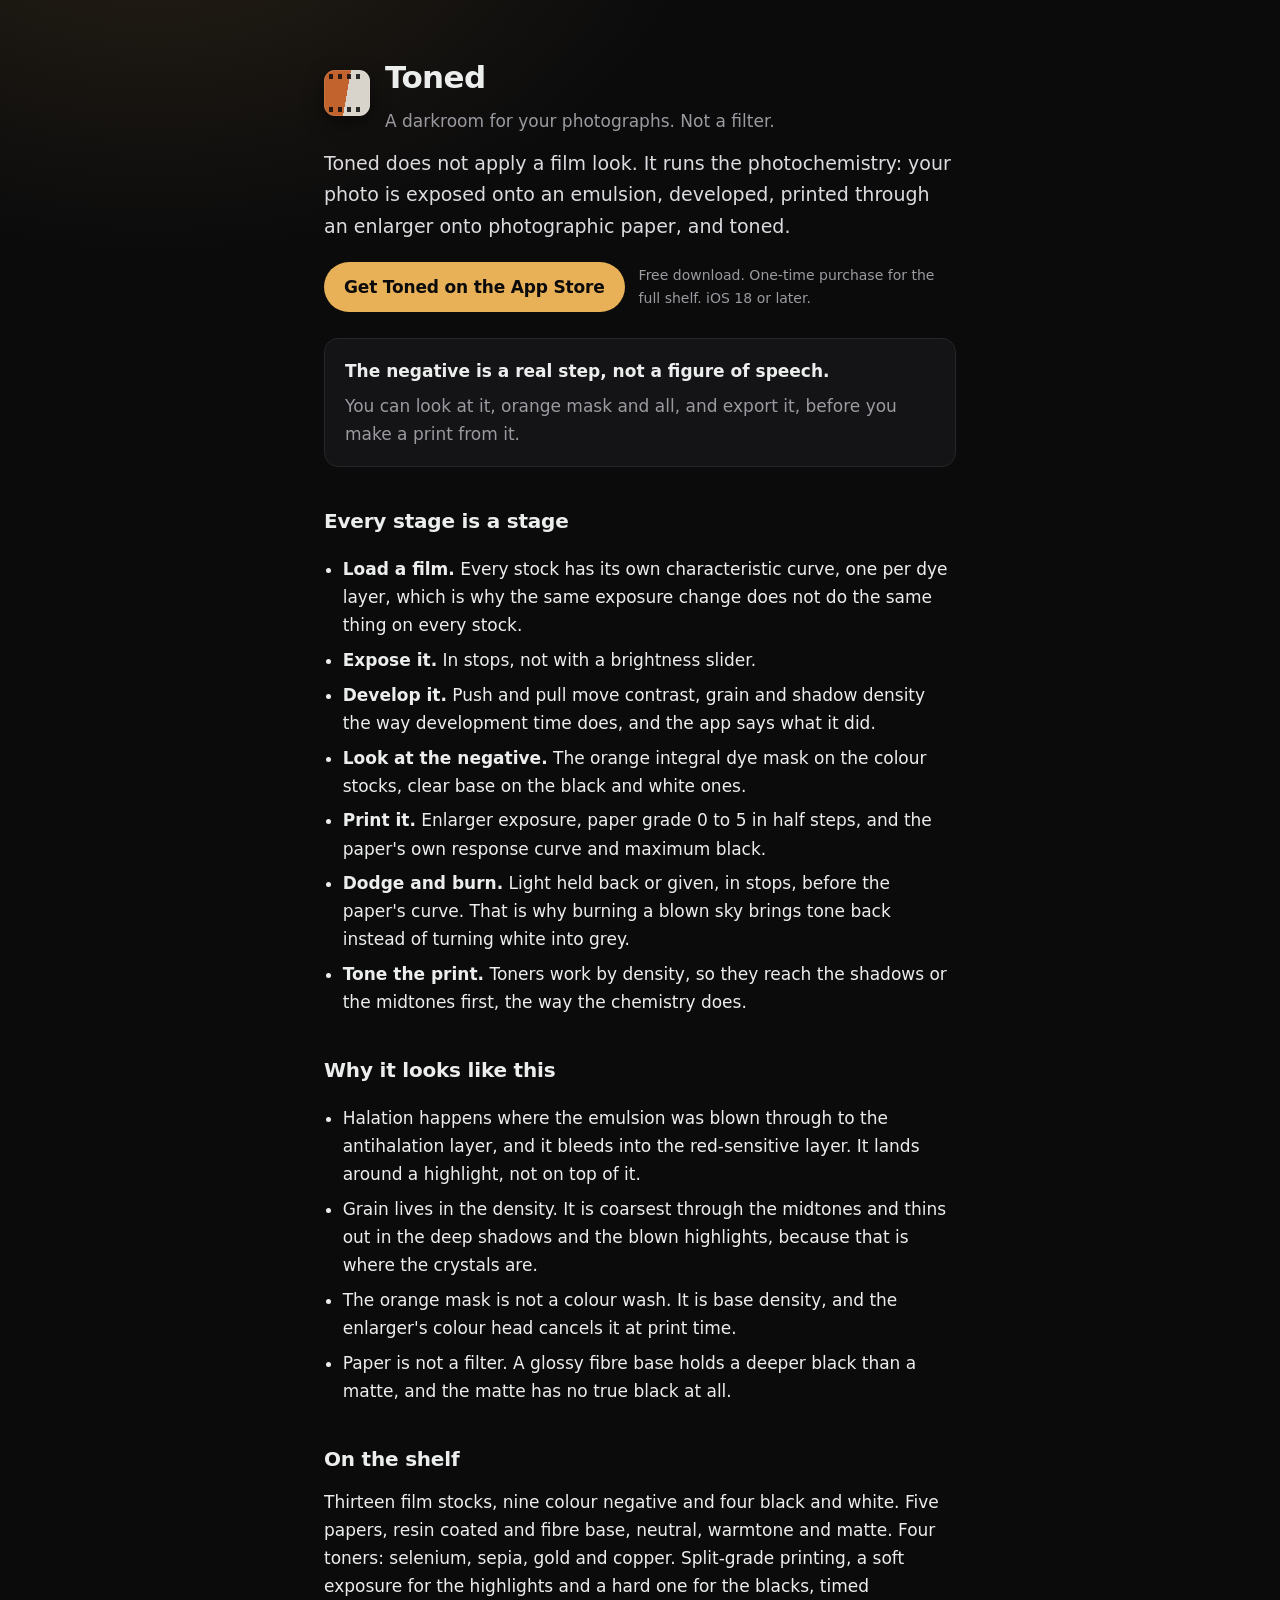
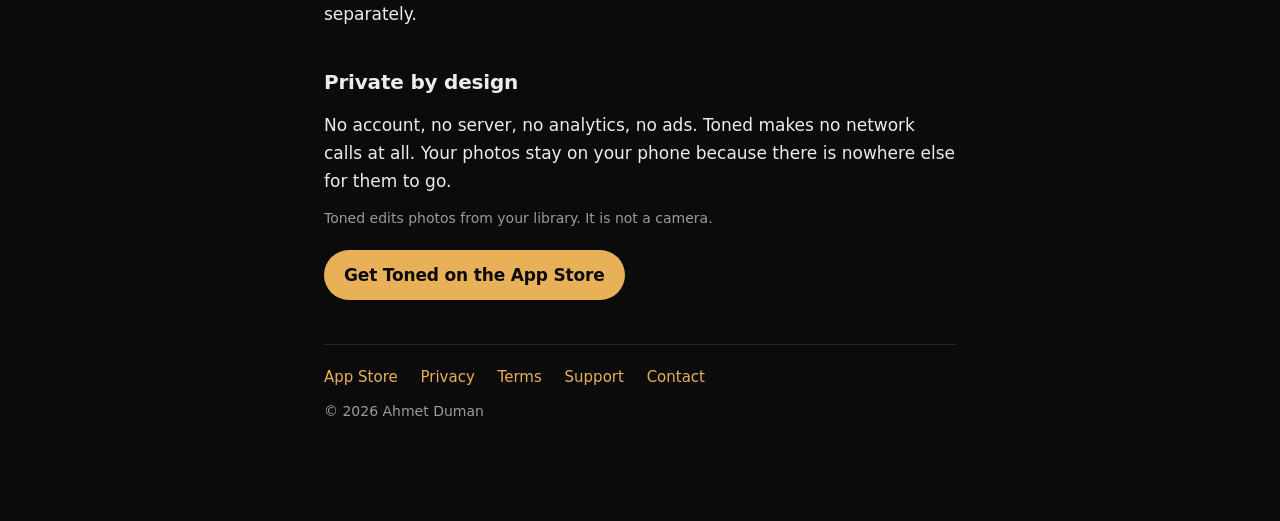
<file: index.html>
<!doctype html>
<html lang="en">
<head>
<meta charset="utf-8">
<meta name="viewport" content="width=device-width, initial-scale=1">
<title>Toned - a darkroom for your photographs</title>
<meta name="description" content="Toned runs the photochemistry. Your photo is exposed onto film, developed, printed through an enlarger onto paper, and toned. The negative is a real step you can look at. Runs entirely on your iPhone.">
<link rel="stylesheet" href="style.css">
</head>
<body>
<div class="wrap">
  <header>
    <div class="mark" aria-hidden="true"></div>
    <div>
      <h1>Toned</h1>
      <p class="tag">A darkroom for your photographs. Not a filter.</p>
    </div>
  </header>

  <p class="lede">Toned does not apply a film look. It runs the photochemistry: your photo is exposed
  onto an emulsion, developed, printed through an enlarger onto photographic paper, and toned.</p>

  <p class="cta">
    <a class="store-btn" href="https://apps.apple.com/app/id6799706160">Get Toned on the App Store</a>
    <span class="muted">Free download. One-time purchase for the full shelf. iOS 18 or later.</span>
  </p>

  <div class="card">
    <strong>The negative is a real step, not a figure of speech.</strong>
    <p>You can look at it, orange mask and all, and export it, before you make a print from it.</p>
  </div>

  <h2>Every stage is a stage</h2>
  <ul>
    <li><strong>Load a film.</strong> Every stock has its own characteristic curve, one per dye layer,
        which is why the same exposure change does not do the same thing on every stock.</li>
    <li><strong>Expose it.</strong> In stops, not with a brightness slider.</li>
    <li><strong>Develop it.</strong> Push and pull move contrast, grain and shadow density the way
        development time does, and the app says what it did.</li>
    <li><strong>Look at the negative.</strong> The orange integral dye mask on the colour stocks,
        clear base on the black and white ones.</li>
    <li><strong>Print it.</strong> Enlarger exposure, paper grade 0 to 5 in half steps, and the
        paper's own response curve and maximum black.</li>
    <li><strong>Dodge and burn.</strong> Light held back or given, in stops, before the paper's curve.
        That is why burning a blown sky brings tone back instead of turning white into grey.</li>
    <li><strong>Tone the print.</strong> Toners work by density, so they reach the shadows or the
        midtones first, the way the chemistry does.</li>
  </ul>

  <h2>Why it looks like this</h2>
  <ul>
    <li>Halation happens where the emulsion was blown through to the antihalation layer, and it bleeds
        into the red-sensitive layer. It lands around a highlight, not on top of it.</li>
    <li>Grain lives in the density. It is coarsest through the midtones and thins out in the deep
        shadows and the blown highlights, because that is where the crystals are.</li>
    <li>The orange mask is not a colour wash. It is base density, and the enlarger's colour head
        cancels it at print time.</li>
    <li>Paper is not a filter. A glossy fibre base holds a deeper black than a matte, and the matte
        has no true black at all.</li>
  </ul>

  <h2>On the shelf</h2>
  <p>Thirteen film stocks, nine colour negative and four black and white. Five papers, resin coated and
  fibre base, neutral, warmtone and matte. Four toners: selenium, sepia, gold and copper. Split-grade
  printing, a soft exposure for the highlights and a hard one for the blacks, timed separately.</p>

  <h2>Private by design</h2>
  <p>No account, no server, no analytics, no ads. Toned makes no network calls at all. Your photos stay
  on your phone because there is nowhere else for them to go.</p>

  <p class="muted">Toned edits photos from your library. It is not a camera.</p>

  <p class="cta">
    <a class="store-btn" href="https://apps.apple.com/app/id6799706160">Get Toned on the App Store</a>
  </p>

  <nav>
    <a href="https://apps.apple.com/app/id6799706160">App Store</a>
    <a href="privacy.html">Privacy</a>
    <a href="terms.html">Terms</a>
    <a href="support.html">Support</a>
    <a href="mailto:membrain.app@gmail.com">Contact</a>
  </nav>
  <p class="muted">&copy; 2026 Ahmet Duman</p>
</div>
</body>
</html>
</file>
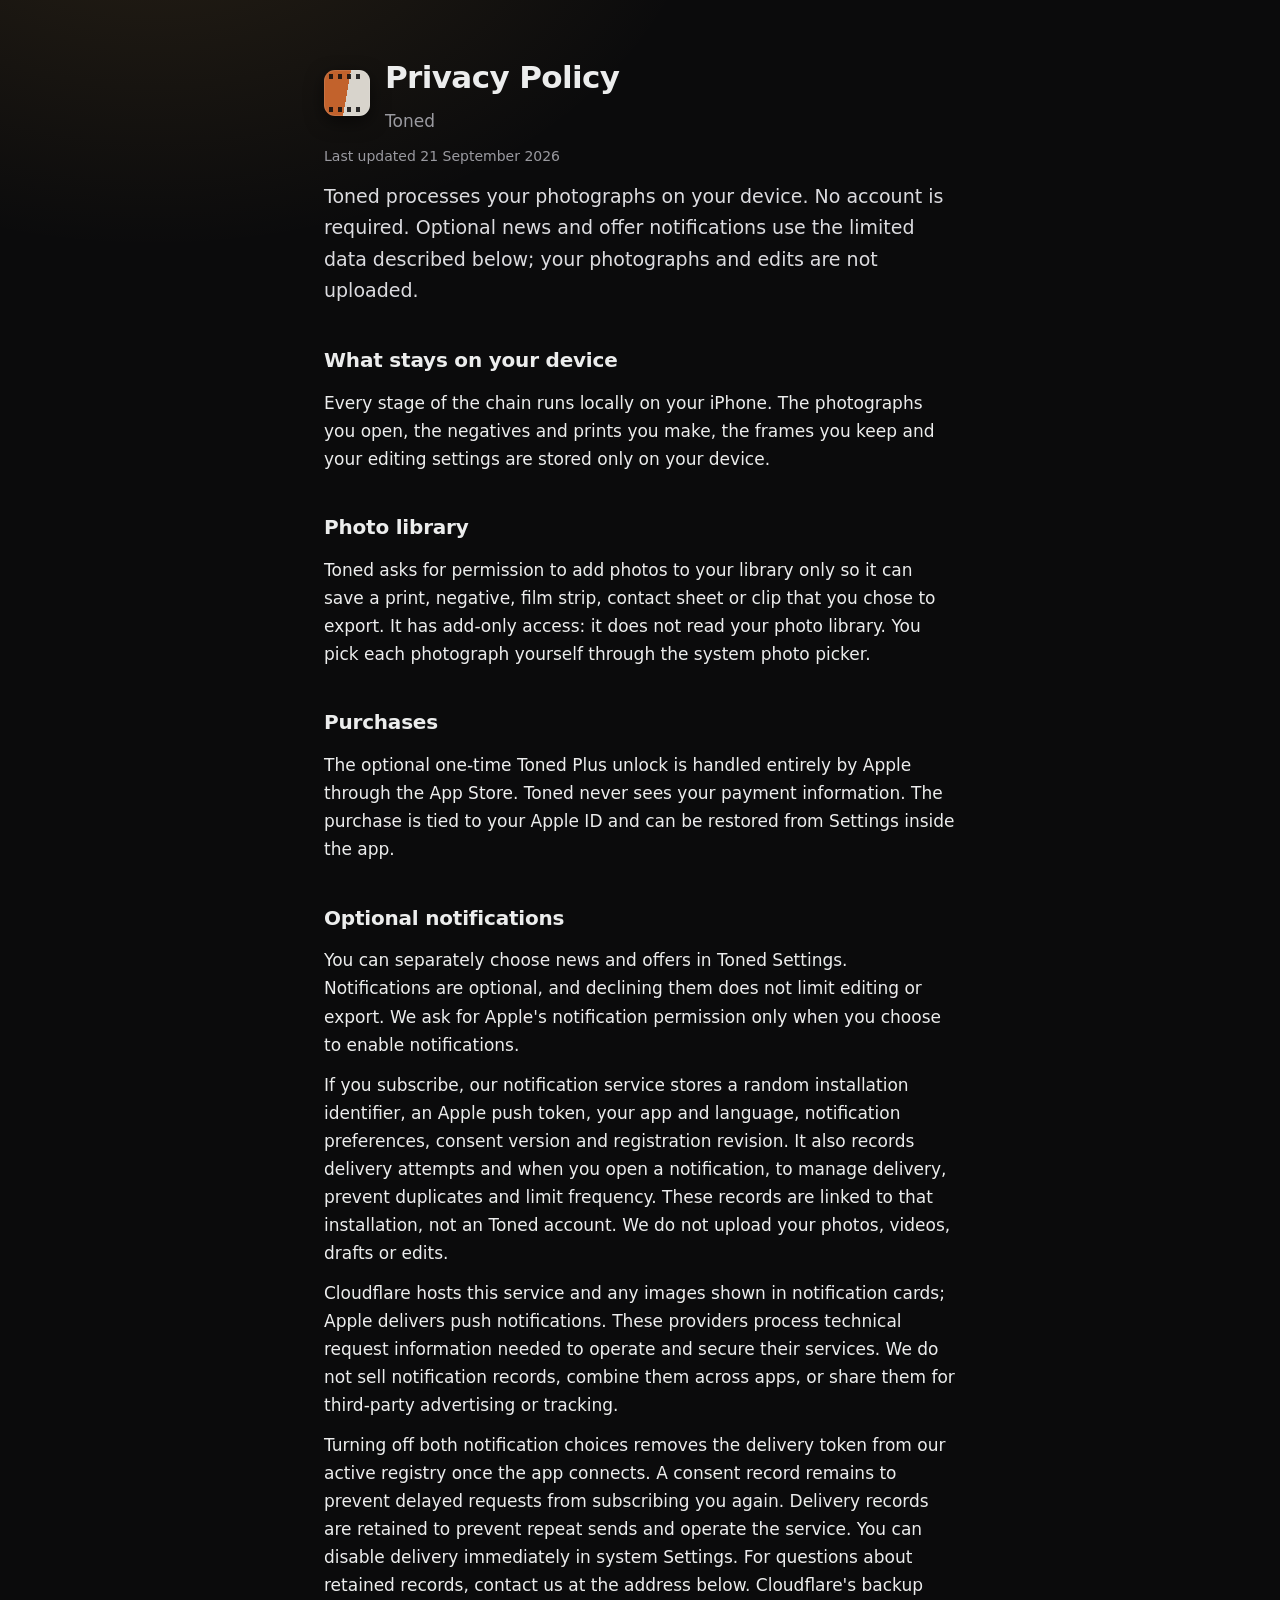
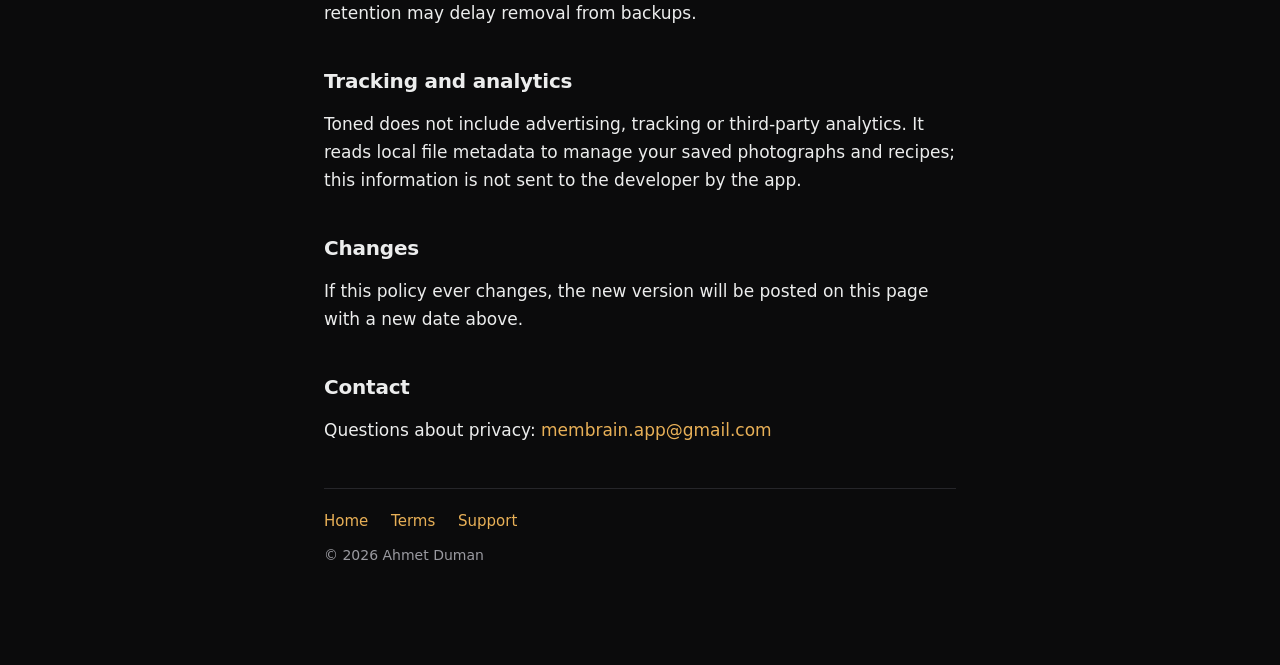
<file: privacy.html>
<!doctype html>
<html lang="en">
<head>
<meta charset="utf-8">
<meta name="viewport" content="width=device-width, initial-scale=1">
<title>Toned - Privacy Policy</title>
<meta name="description" content="How Toned handles your photos, purchases and optional notifications.">
<link rel="stylesheet" href="style.css">
</head>
<body>
<div class="wrap">
  <header>
    <div class="mark" aria-hidden="true"></div>
    <div><h1>Privacy Policy</h1><p class="tag">Toned</p></div>
  </header>

  <p class="muted">Last updated 21 September 2026</p>

  <p class="lede">Toned processes your photographs on your device. No account is required. Optional news and offer notifications use the limited data described below; your photographs and edits are not uploaded.</p>

  <h2>What stays on your device</h2>
  <p>Every stage of the chain runs locally on your iPhone. The photographs you open, the negatives and
  prints you make, the frames you keep and your editing settings are stored only on your device.</p>

  <h2>Photo library</h2>
  <p>Toned asks for permission to add photos to your library only so it can save a print, negative,
  film strip, contact sheet or clip that you chose to export. It has add-only access: it does not read
  your photo library. You pick each photograph yourself through the system photo picker.</p>

  <h2>Purchases</h2>
  <p>The optional one-time Toned Plus unlock is handled entirely by Apple through the App Store. Toned
  never sees your payment information. The purchase is tied to your Apple ID and can be restored from
  Settings inside the app.</p>

<section><h2>Optional notifications</h2><p>You can separately choose news and offers in Toned Settings. Notifications are optional, and declining them does not limit editing or export. We ask for Apple's notification permission only when you choose to enable notifications.</p><p>If you subscribe, our notification service stores a random installation identifier, an Apple push token, your app and language, notification preferences, consent version and registration revision. It also records delivery attempts and when you open a notification, to manage delivery, prevent duplicates and limit frequency. These records are linked to that installation, not an Toned account. We do not upload your photos, videos, drafts or edits.</p><p>Cloudflare hosts this service and any images shown in notification cards; Apple delivers push notifications. These providers process technical request information needed to operate and secure their services. We do not sell notification records, combine them across apps, or share them for third-party advertising or tracking.</p><p>Turning off both notification choices removes the delivery token from our active registry once the app connects. A consent record remains to prevent delayed requests from subscribing you again. Delivery records are retained to prevent repeat sends and operate the service. You can disable delivery immediately in system Settings. For questions about retained records, contact us at the address below. Cloudflare's backup retention may delay removal from backups.</p></section>
<section><h2>Tracking and analytics</h2><p>Toned does not include advertising, tracking or third-party analytics. It reads local file metadata to manage your saved photographs and recipes; this information is not sent to the developer by the app.</p></section>


  <h2>Changes</h2>
  <p>If this policy ever changes, the new version will be posted on this page with a new date above.</p>

  <h2>Contact</h2>
  <p>Questions about privacy: <a href="mailto:membrain.app@gmail.com">membrain.app@gmail.com</a></p>

  <nav>
    <a href="index.html">Home</a>
    <a href="terms.html">Terms</a>
    <a href="support.html">Support</a>
  </nav>
  <p class="muted">&copy; 2026 Ahmet Duman</p>
</div>
</body>
</html>
</file>
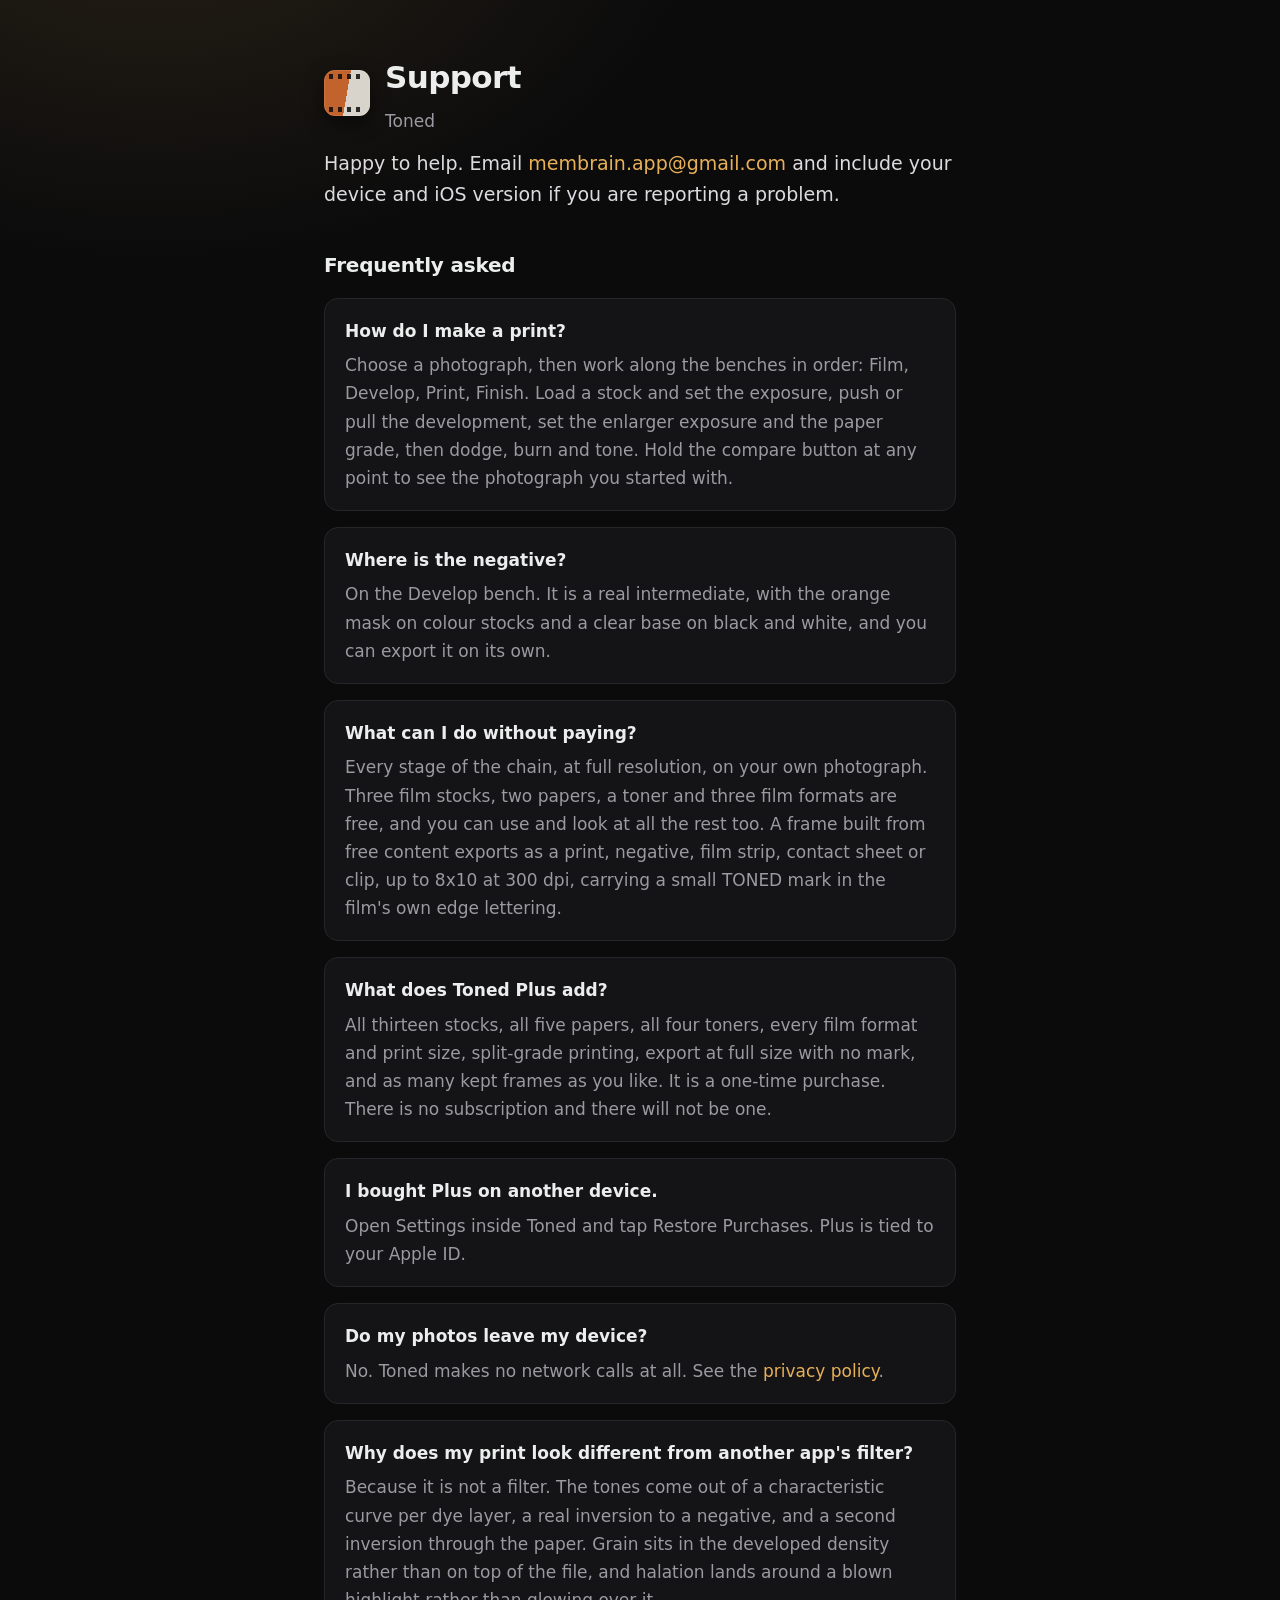
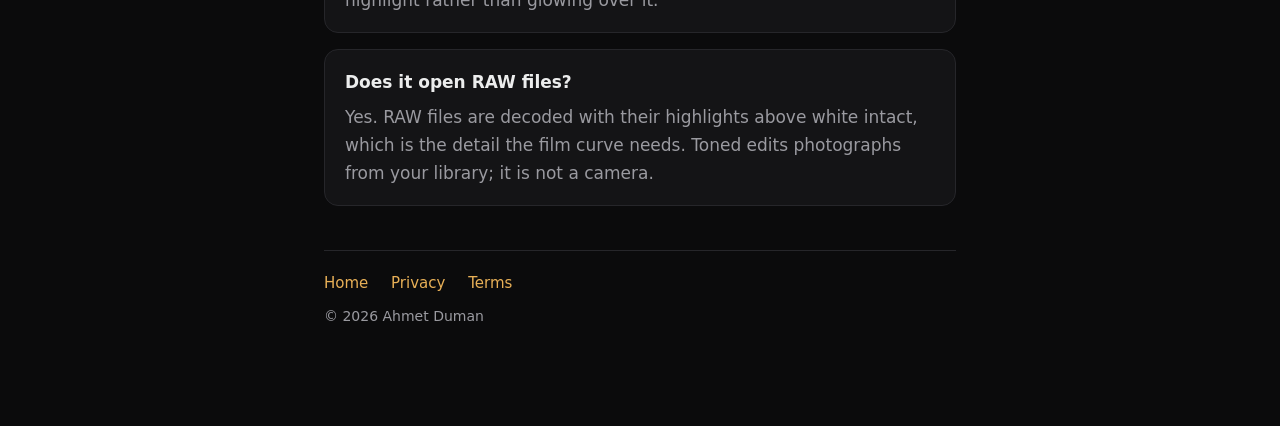
<file: support.html>
<!doctype html>
<html lang="en">
<head>
<meta charset="utf-8">
<meta name="viewport" content="width=device-width, initial-scale=1">
<title>Toned - Support</title>
<meta name="description" content="Help and contact for Toned, the on-device darkroom for iPhone.">
<link rel="stylesheet" href="style.css">
</head>
<body>
<div class="wrap">
  <header>
    <div class="mark" aria-hidden="true"></div>
    <div><h1>Support</h1><p class="tag">Toned</p></div>
  </header>

  <p class="lede">Happy to help. Email
  <a href="mailto:membrain.app@gmail.com">membrain.app@gmail.com</a> and include your device and iOS
  version if you are reporting a problem.</p>

  <h2>Frequently asked</h2>

  <div class="card">
    <strong>How do I make a print?</strong>
    <p>Choose a photograph, then work along the benches in order: Film, Develop, Print, Finish. Load a
    stock and set the exposure, push or pull the development, set the enlarger exposure and the paper
    grade, then dodge, burn and tone. Hold the compare button at any point to see the photograph you
    started with.</p>
  </div>

  <div class="card">
    <strong>Where is the negative?</strong>
    <p>On the Develop bench. It is a real intermediate, with the orange mask on colour stocks and a
    clear base on black and white, and you can export it on its own.</p>
  </div>

  <div class="card">
    <strong>What can I do without paying?</strong>
    <p>Every stage of the chain, at full resolution, on your own photograph. Three film stocks, two
    papers, a toner and three film formats are free, and you can use and look at all the rest too.
    A frame built from free content exports as a print, negative, film strip, contact sheet or clip,
    up to 8x10 at 300 dpi, carrying a small TONED mark in the film's own edge lettering.</p>
  </div>

  <div class="card">
    <strong>What does Toned Plus add?</strong>
    <p>All thirteen stocks, all five papers, all four toners, every film format and print size,
    split-grade printing, export at full size with no mark, and as many kept frames as you like. It is
    a one-time purchase. There is no subscription and there will not be one.</p>
  </div>

  <div class="card">
    <strong>I bought Plus on another device.</strong>
    <p>Open Settings inside Toned and tap Restore Purchases. Plus is tied to your Apple ID.</p>
  </div>

  <div class="card">
    <strong>Do my photos leave my device?</strong>
    <p>No. Toned makes no network calls at all. See the <a href="privacy.html">privacy policy</a>.</p>
  </div>

  <div class="card">
    <strong>Why does my print look different from another app's filter?</strong>
    <p>Because it is not a filter. The tones come out of a characteristic curve per dye layer, a real
    inversion to a negative, and a second inversion through the paper. Grain sits in the developed
    density rather than on top of the file, and halation lands around a blown highlight rather than
    glowing over it.</p>
  </div>

  <div class="card">
    <strong>Does it open RAW files?</strong>
    <p>Yes. RAW files are decoded with their highlights above white intact, which is the detail the
    film curve needs. Toned edits photographs from your library; it is not a camera.</p>
  </div>

  <nav>
    <a href="index.html">Home</a>
    <a href="privacy.html">Privacy</a>
    <a href="terms.html">Terms</a>
  </nav>
  <p class="muted">&copy; 2026 Ahmet Duman</p>
</div>
</body>
</html>
</file>
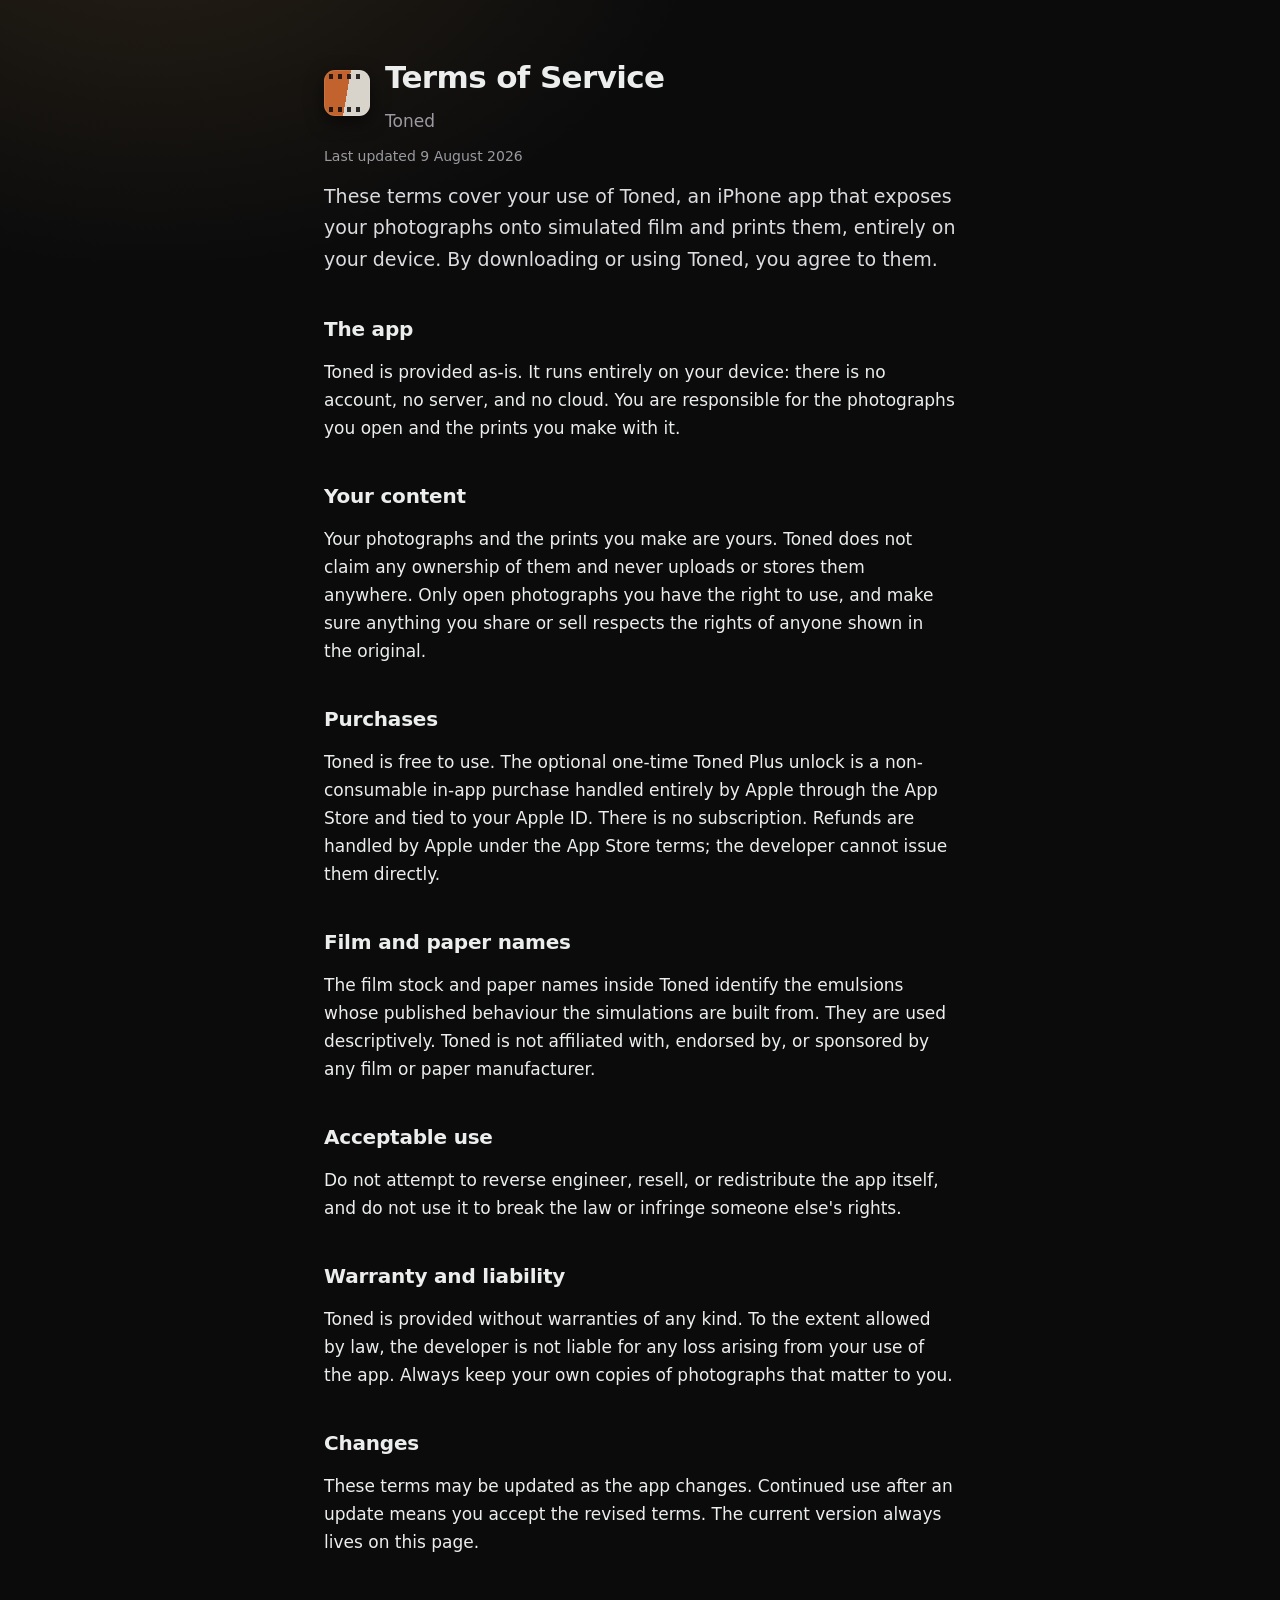
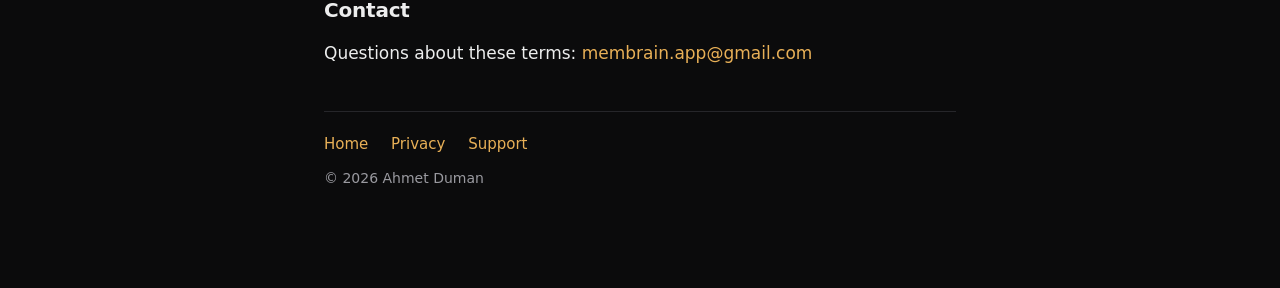
<file: terms.html>
<!doctype html>
<html lang="en">
<head>
<meta charset="utf-8">
<meta name="viewport" content="width=device-width, initial-scale=1">
<title>Toned - Terms of Service</title>
<meta name="description" content="Terms of Service for Toned, the on-device darkroom app for iPhone.">
<link rel="stylesheet" href="style.css">
</head>
<body>
<div class="wrap">
  <header>
    <div class="mark" aria-hidden="true"></div>
    <div><h1>Terms of Service</h1><p class="tag">Toned</p></div>
  </header>

  <p class="muted">Last updated 9 August 2026</p>

  <p class="lede">These terms cover your use of Toned, an iPhone app that exposes your photographs onto
  simulated film and prints them, entirely on your device. By downloading or using Toned, you agree to
  them.</p>

  <h2>The app</h2>
  <p>Toned is provided as-is. It runs entirely on your device: there is no account, no server, and no
  cloud. You are responsible for the photographs you open and the prints you make with it.</p>

  <h2>Your content</h2>
  <p>Your photographs and the prints you make are yours. Toned does not claim any ownership of them and
  never uploads or stores them anywhere. Only open photographs you have the right to use, and make sure
  anything you share or sell respects the rights of anyone shown in the original.</p>

  <h2>Purchases</h2>
  <p>Toned is free to use. The optional one-time Toned Plus unlock is a non-consumable in-app purchase
  handled entirely by Apple through the App Store and tied to your Apple ID. There is no subscription.
  Refunds are handled by Apple under the App Store terms; the developer cannot issue them directly.</p>

  <h2>Film and paper names</h2>
  <p>The film stock and paper names inside Toned identify the emulsions whose published behaviour the
  simulations are built from. They are used descriptively. Toned is not affiliated with, endorsed by,
  or sponsored by any film or paper manufacturer.</p>

  <h2>Acceptable use</h2>
  <p>Do not attempt to reverse engineer, resell, or redistribute the app itself, and do not use it to
  break the law or infringe someone else's rights.</p>

  <h2>Warranty and liability</h2>
  <p>Toned is provided without warranties of any kind. To the extent allowed by law, the developer is
  not liable for any loss arising from your use of the app. Always keep your own copies of photographs
  that matter to you.</p>

  <h2>Changes</h2>
  <p>These terms may be updated as the app changes. Continued use after an update means you accept the
  revised terms. The current version always lives on this page.</p>

  <h2>Contact</h2>
  <p>Questions about these terms: <a href="mailto:membrain.app@gmail.com">membrain.app@gmail.com</a></p>

  <nav>
    <a href="index.html">Home</a>
    <a href="privacy.html">Privacy</a>
    <a href="support.html">Support</a>
  </nav>
  <p class="muted">&copy; 2026 Ahmet Duman</p>
</div>
</body>
</html>
</file>
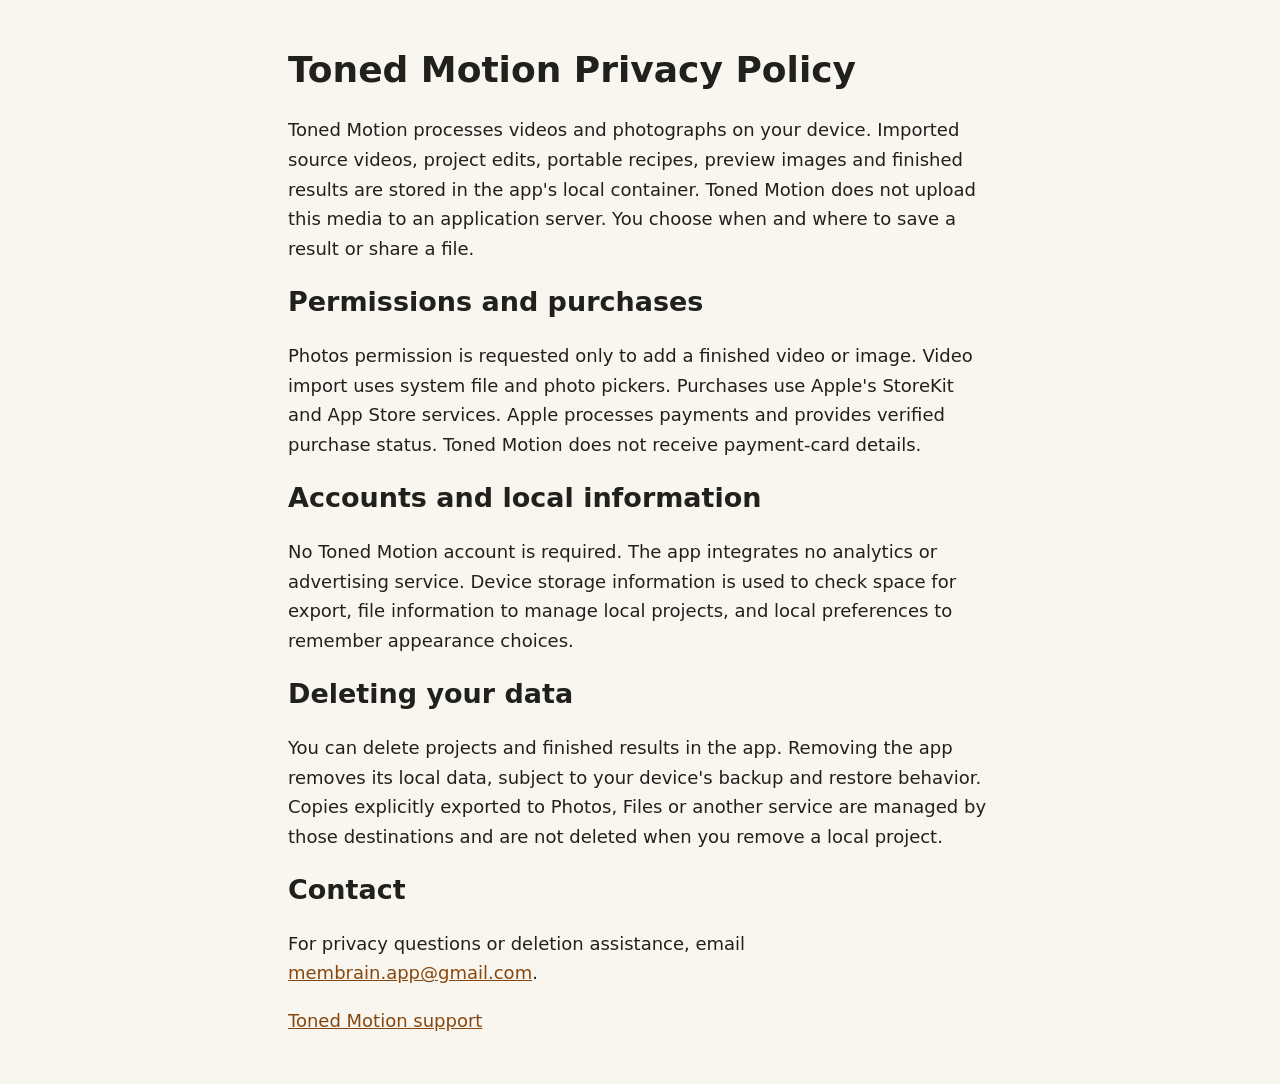
<file: motion/privacy.html>
<!doctype html>
<html lang="en"><meta charset="utf-8"><meta name="viewport" content="width=device-width,initial-scale=1">
<title>Toned Motion Privacy Policy</title>
<style>body{max-width:44rem;margin:3rem auto;padding:0 1.2rem;font:18px/1.65 system-ui;color:#20201d;background:#f9f6ef}h1,h2{line-height:1.2}a{color:#85470f}</style>
<main><h1>Toned Motion Privacy Policy</h1>
<p>Toned Motion processes videos and photographs on your device. Imported source videos, project edits, portable recipes, preview images and finished results are stored in the app's local container. Toned Motion does not upload this media to an application server. You choose when and where to save a result or share a file.</p>
<h2>Permissions and purchases</h2><p>Photos permission is requested only to add a finished video or image. Video import uses system file and photo pickers. Purchases use Apple's StoreKit and App Store services. Apple processes payments and provides verified purchase status. Toned Motion does not receive payment-card details.</p>
<h2>Accounts and local information</h2><p>No Toned Motion account is required. The app integrates no analytics or advertising service. Device storage information is used to check space for export, file information to manage local projects, and local preferences to remember appearance choices.</p>
<h2>Deleting your data</h2><p>You can delete projects and finished results in the app. Removing the app removes its local data, subject to your device's backup and restore behavior. Copies explicitly exported to Photos, Files or another service are managed by those destinations and are not deleted when you remove a local project.</p>
<h2>Contact</h2><p>For privacy questions or deletion assistance, email <a href="mailto:membrain.app@gmail.com">membrain.app@gmail.com</a>.</p>
<p><a href="support.html">Toned Motion support</a></p></main></html>
</file>
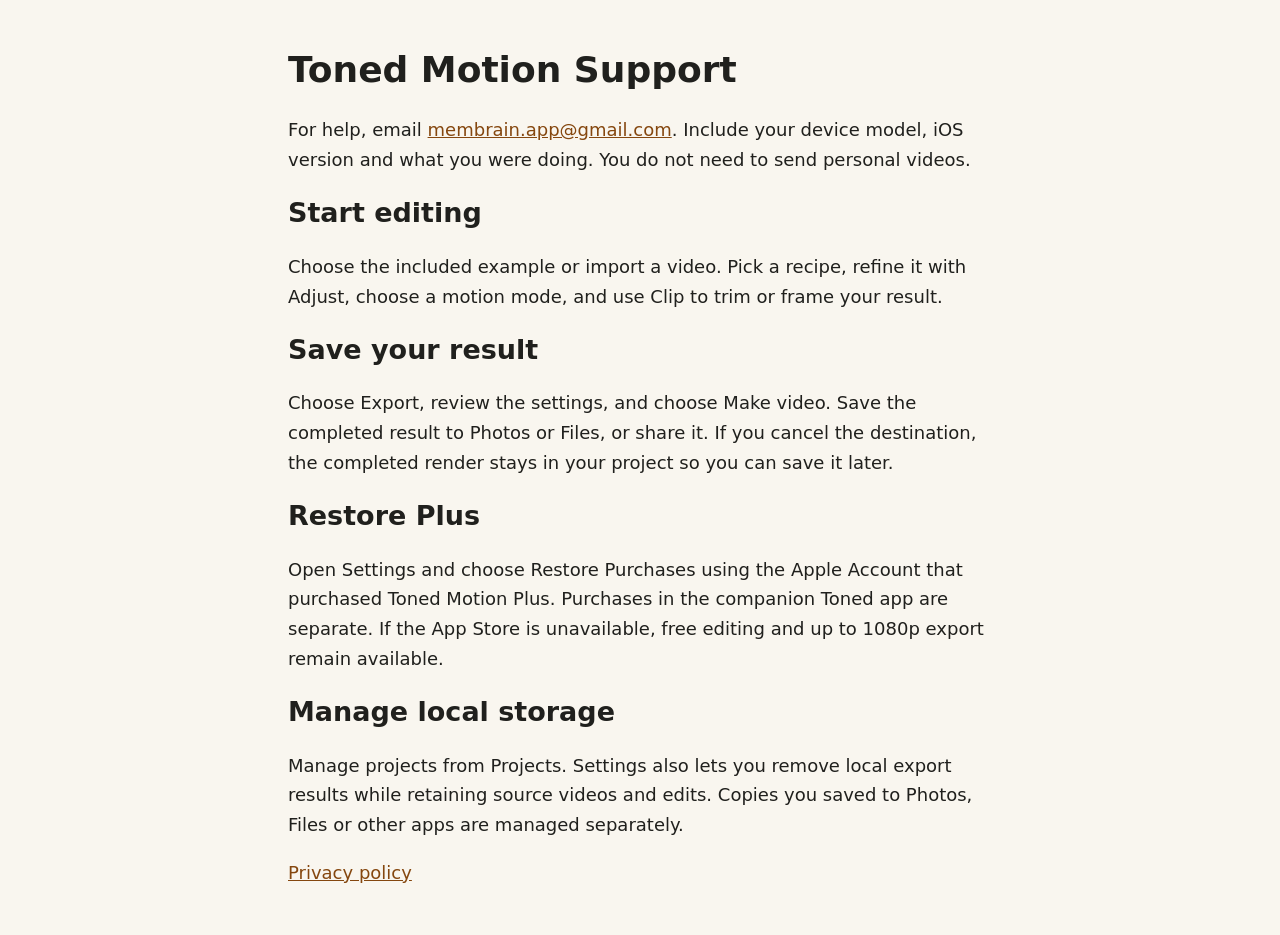
<file: motion/support.html>
<!doctype html>
<html lang="en"><meta charset="utf-8"><meta name="viewport" content="width=device-width,initial-scale=1">
<title>Toned Motion Support</title>
<style>body{max-width:44rem;margin:3rem auto;padding:0 1.2rem;font:18px/1.65 system-ui;color:#20201d;background:#f9f6ef}h1,h2{line-height:1.2}a{color:#85470f}</style>
<main><h1>Toned Motion Support</h1>
<p>For help, email <a href="mailto:membrain.app@gmail.com?subject=Toned%20Motion%20support">membrain.app@gmail.com</a>. Include your device model, iOS version and what you were doing. You do not need to send personal videos.</p>
<h2>Start editing</h2><p>Choose the included example or import a video. Pick a recipe, refine it with Adjust, choose a motion mode, and use Clip to trim or frame your result.</p>
<h2>Save your result</h2><p>Choose Export, review the settings, and choose Make video. Save the completed result to Photos or Files, or share it. If you cancel the destination, the completed render stays in your project so you can save it later.</p>
<h2>Restore Plus</h2><p>Open Settings and choose Restore Purchases using the Apple Account that purchased Toned Motion Plus. Purchases in the companion Toned app are separate. If the App Store is unavailable, free editing and up to 1080p export remain available.</p>
<h2>Manage local storage</h2><p>Manage projects from Projects. Settings also lets you remove local export results while retaining source videos and edits. Copies you saved to Photos, Files or other apps are managed separately.</p>
<p><a href="privacy.html">Privacy policy</a></p></main></html>
</file>
<file: style.css>
/* Toned. The palette is the app's own: near-black card, safelight amber, warm paper for the
   surfaces that stand for a print. Anything else would make the site and the product look like
   two different things. */
:root{
  --ink:#0b0b0c; --raise:#141416; --line:#26262a;
  --text:#eceded; --soft:#9a9aa0;
  --amber:#e8b057; --paper:#f2eee6;
}
*{box-sizing:border-box}
html{-webkit-text-size-adjust:100%}
body{
  margin:0;background:var(--ink);color:var(--text);
  font:17px/1.65 -apple-system,BlinkMacSystemFont,"SF Pro Text",system-ui,Segoe UI,Roboto,sans-serif;
  /* One dim lamp, high and left, falling off into nothing. */
  background-image:radial-gradient(900px 620px at 12% -6%, rgba(232,176,87,.13), transparent 62%);
  background-repeat:no-repeat;
}
.wrap{max-width:680px;margin:0 auto;padding:52px 24px 88px}
header{display:flex;align-items:center;gap:15px;margin-bottom:10px}
/* The mark is the product in one glyph: a frame that is orange-masked negative on one side and
   printed on the other. */
.mark{width:46px;height:46px;border-radius:11px;flex:none;position:relative;overflow:hidden;
  background:linear-gradient(100deg,#c2622c 0 50%,#d8d4cc 50% 100%);
  box-shadow:0 0 0 1px rgba(255,255,255,.10) inset,0 6px 18px rgba(0,0,0,.55)}
.mark:before,.mark:after{content:"";position:absolute;left:5px;right:5px;height:5px;
  background:repeating-linear-gradient(90deg,rgba(11,11,12,.85) 0 4px,transparent 4px 9px)}
.mark:before{top:4px} .mark:after{bottom:4px}
h1{font-size:31px;margin:0;letter-spacing:-.02em}
h2{font-size:20px;margin:38px 0 10px;letter-spacing:-.01em}
.tag{color:var(--soft);margin:.2em 0 0}
p{margin:.7em 0}
a{color:var(--amber);text-decoration:none}
a:hover{text-decoration:underline}
.lede{font-size:19px;color:#dcdce0}
.card{background:var(--raise);border:1px solid var(--line);border-radius:14px;padding:18px 20px;margin:16px 0}
.card strong{display:block;margin-bottom:.25em}
.card p{margin:.4em 0 0;color:var(--soft)}
ul{padding-left:1.1em}
li{margin:.4em 0}
small,.muted{color:var(--soft);font-size:14px}
.kicker{font:600 13px/1.4 ui-monospace,SFMono-Regular,Menlo,monospace;letter-spacing:.16em;
  text-transform:uppercase;color:var(--soft);margin:0 0 6px}
/* The one thing the page asks of a visitor. Amber on ink, like the button in the app. */
.cta{margin:20px 0 26px;display:flex;align-items:center;gap:14px;flex-wrap:wrap}
.store-btn{display:inline-block;background:var(--amber);color:var(--ink);font-weight:600;
  padding:11px 20px;border-radius:999px;letter-spacing:-.01em}
.store-btn:hover{text-decoration:none;filter:brightness(1.07)}
.cta .muted{flex:1;min-width:200px}
nav{margin-top:44px;padding-top:20px;border-top:1px solid var(--line);font-size:15px}
nav a{margin-right:18px}
hr{border:none;border-top:1px solid var(--line);margin:28px 0}
</file>
